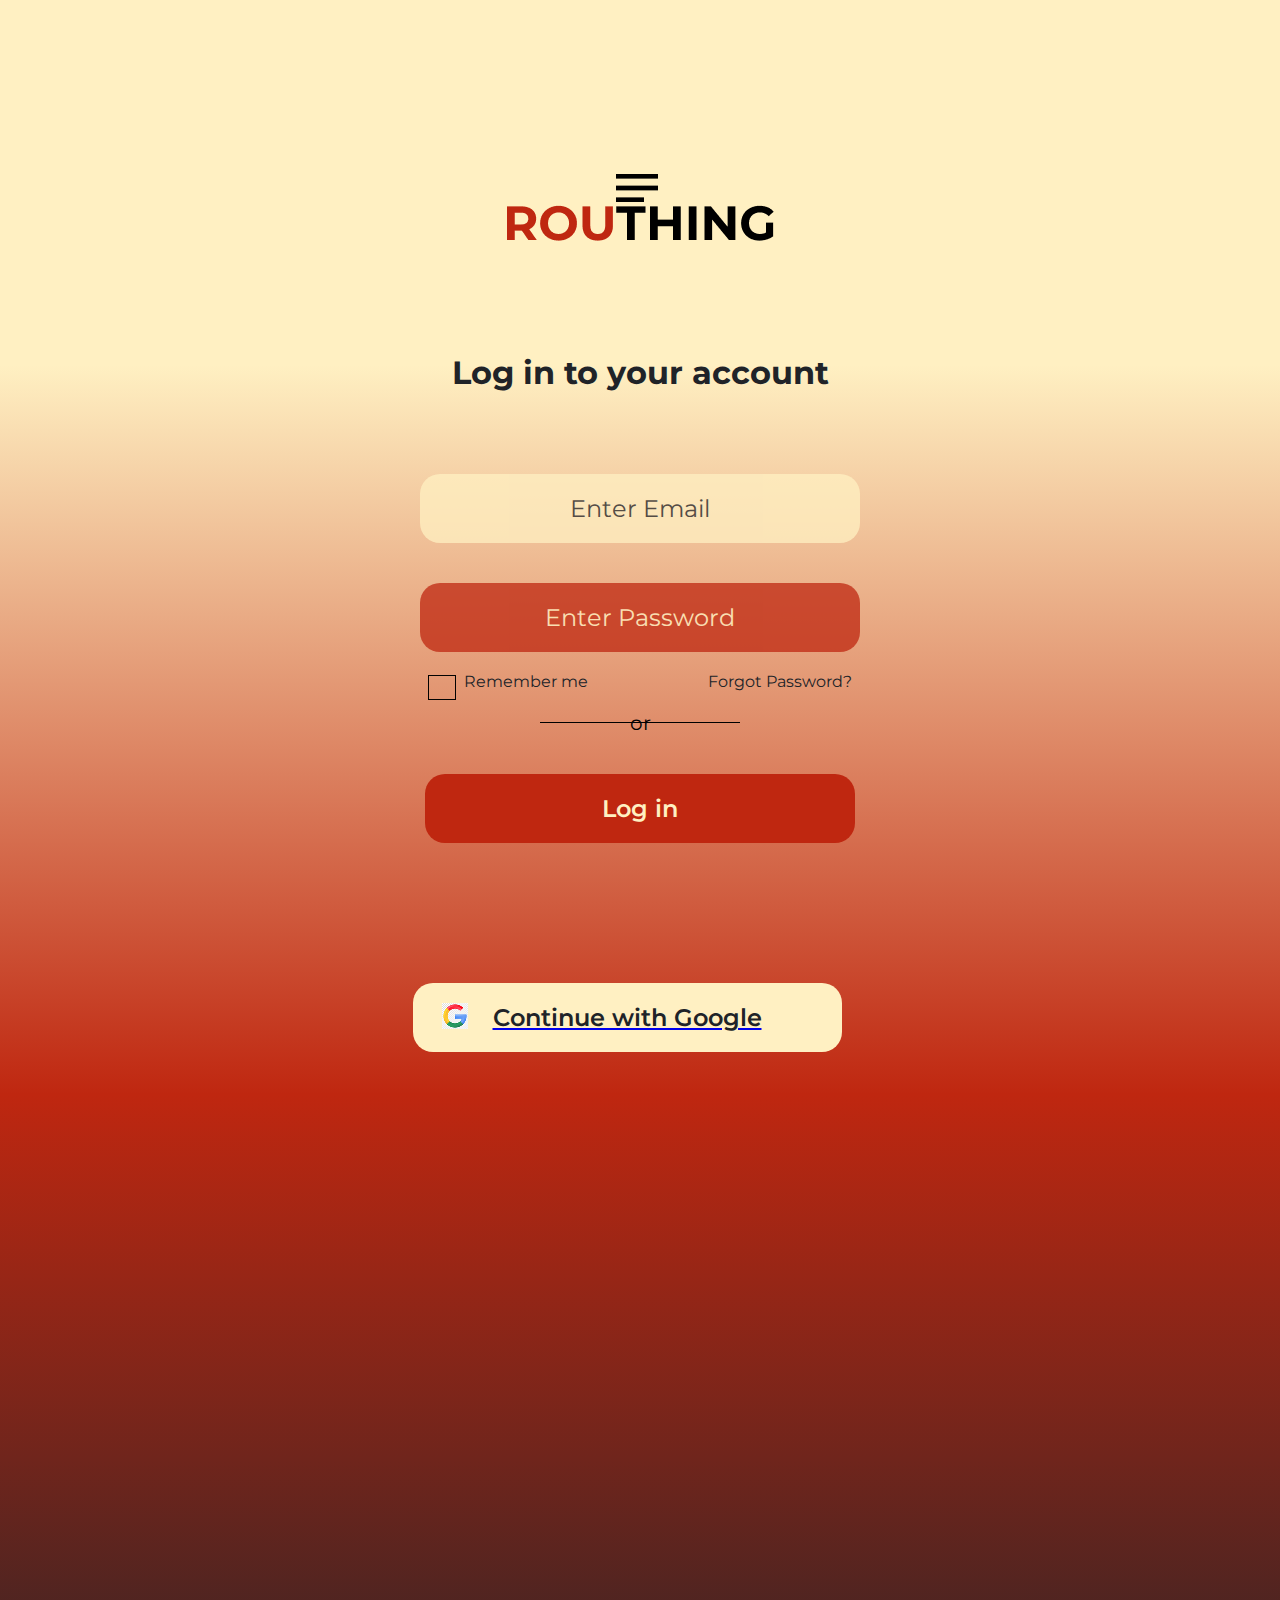
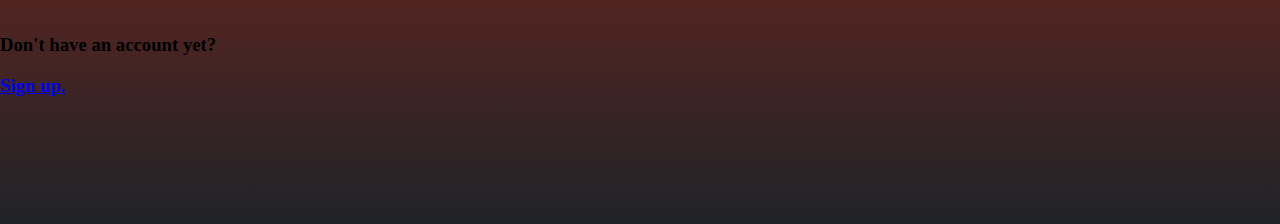
<file: index.html>
<!DOCTYPE html>
<html lang="en">
<head>
    <meta charset="UTF-8">
    <meta name="viewport" content="width=device-width, initial-scale=1.0">
    <title>Document</title>

    <link rel="preconnect" href="https://fonts.googleapis.com">
<link rel="preconnect" href="https://fonts.gstatic.com" crossorigin>
<link href="https://fonts.googleapis.com/css2?family=Inter:ital,opsz,wght@0,14..32,100..900;1,14..32,100..900&family=Montserrat:ital,wght@0,100..900;1,100..900&display=swap" rel="stylesheet">

    <link rel="stylesheet" href="./style.css">
</head>
<body>

    <div class="g3"><img src="./images/Group 3.png" alt=""></div>

        <div class="start">
        <h1>Log in to your account</h1>
    </div>
    <div class="grad"></div>

    <div class="container">
        <h2 class="enter">Enter Email</h2>
    </div>
    <div class="container2">
        <h2 class="pass">Enter Password</h2>
    </div>

    <div class="remember">
        <div class="rect"><img src="./images/Rectangle 2.png" alt=""> </div>
        <p>Remember me</p> 
        <p>Forgot Password?</p>
    </div>

    <div class="lines">
        <hr class="line1">
        <div class="or">
            <p>or</p>
        </div>
        <hr class="line2">
    </div>

    <div class="container3">
        <h2 class="log">Log in</h2>
    </div>

    <div class="sign">
        <h3>Don't have an account yet?</h3>
        <a href="signup.html">
            <h3>Sign up.</h3>
        </a>
    </div>

    

    

    <div class="container4">
        <a href="google.html">
            <h2 class="continue">Continue with Google</h2>
        </a>
        <div class="google"><img src="./images/gooogle logo 1.png" alt=""></div>
    </div>

    

</body>
</html>
</file>
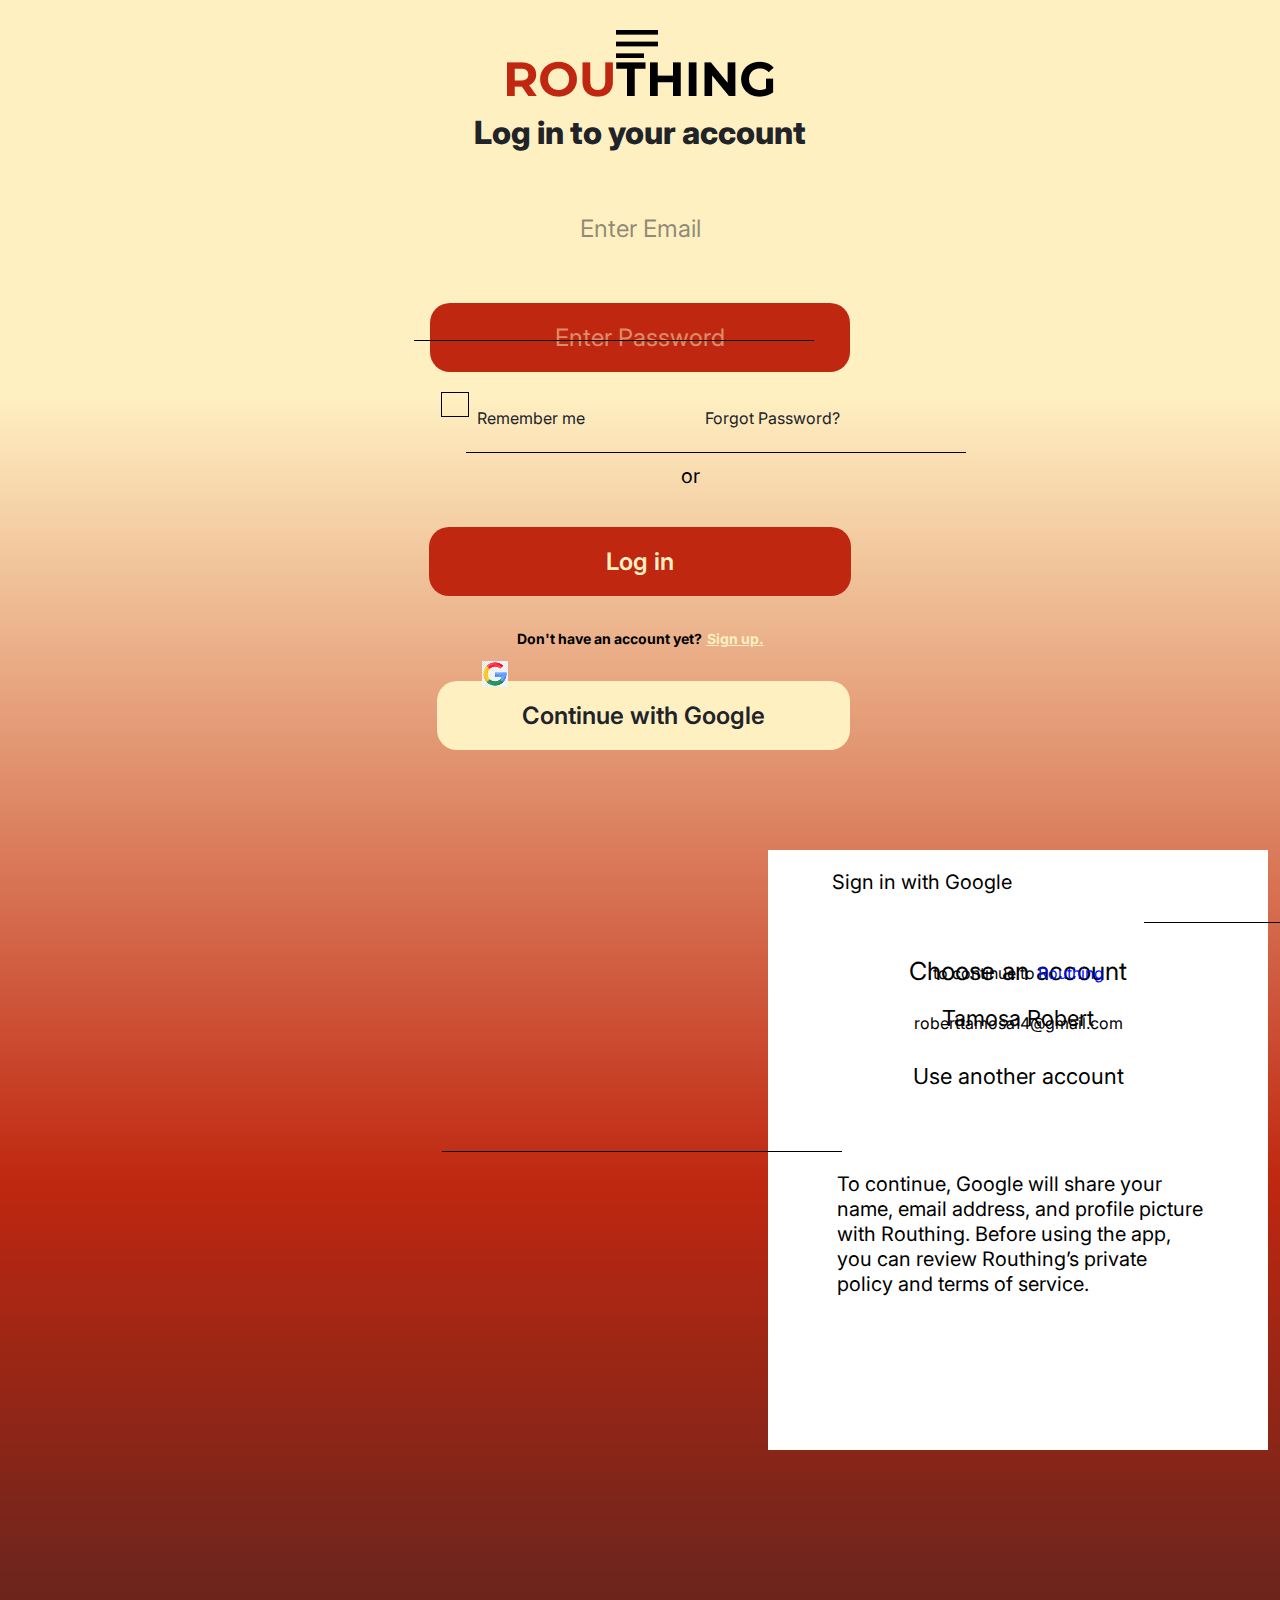
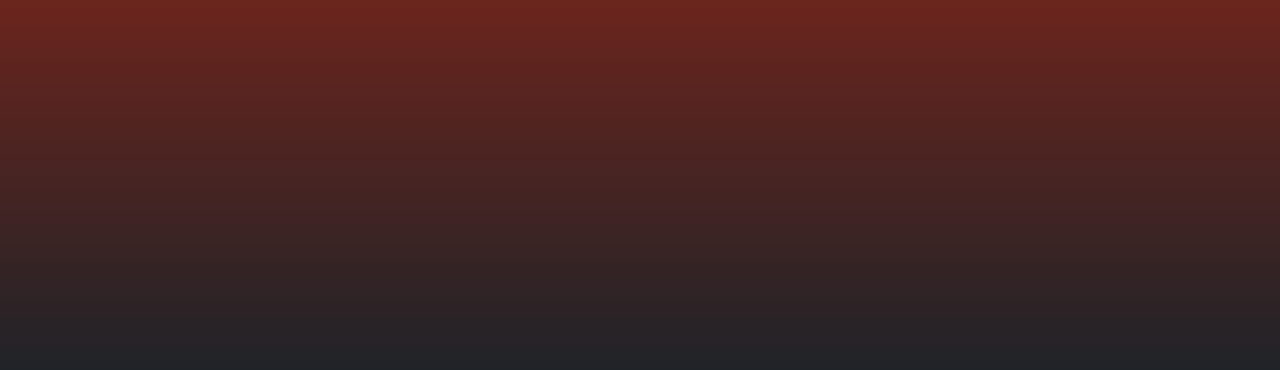
<file: google.html>
<!DOCTYPE html>
<html lang="en">
    <head>
        <meta charset="UTF-8">
        <meta name="viewport" content="width=device-width, initial-scale=1.0">
        <title>Document</title>

        <link rel="preconnect" href="https://fonts.googleapis.com">
        <link rel="preconnect" href="https://fonts.gstatic.com" crossorigin>
        <link
            href="https://fonts.googleapis.com/css2?family=Inter:ital,opsz,wght@0,14..32,100..900;1,14..32,100..900&family=Montserrat:ital,wght@0,100..900;1,100..900&display=swap"
            rel="stylesheet">

        <link rel="stylesheet" href="google.css">

    </head>
    <body>

        <div class="g3"><img src="./images/Group 3.png" alt></div>




        <div class="start">
        <h1>Log in to your account</h1>
    </div>

    <div class="container">
        <h2 class="enter">Enter Email</h2>
    </div>
    <div class="container2">
        <h2 class="pass">Enter Password</h2>
    </div>

    <div class="remember">
        <div class="rect"><img src="./images/Rectangle 2.png" alt=""> </div>
        <p>Remember me</p> 
        <p>Forgot Password?</p>
    </div>

    <div class="lines">
        <hr class="line1">
        <div class="or">
            <p>or</p>
        </div>
        <hr class="line2">
    </div>

    <div class="container3">
        <h2 class="log">Log in</h2>
    </div>

    <div class="sign">
        <h3>Don't have an account yet?</h3>
        <a href="signup.html">
            <h3>Sign up.</h3>
        </a>
    </div>

    

    

    <div class="container4">
        <a href="google.html">
            <h2 class="continue">Continue with Google</h2>
        </a>
        <div class="google"><img src="./images/gooogle logo 1.png" alt=""></div>
    </div>


        <div class="page">
            <div class="back">
                <div class="signin">
                    <p>Sign in with Google</p>
                </div>
                <hr class="line1">
                <div class="choose">
                    <p>Choose an account</p>
                </div>
                <div class="routhing">
                    <p>to continue to</p>
                    <div class="name">
                        <p> Routhing</p>
                    </div>
                </div>
                <div class="tamosa">
                    <p>Tamosa Robert</p>
                </div>
                <div class="gmail">
                    <p>roberttamosa14@gmail.com</p>
                </div>
                <div class="use">
                    <p>Use another account</p>
                </div>
                <hr class="line2">
                <p class="terms">To continue, Google will share your name,
                    email address, and profile picture
                    with Routhing. Before using the app,
                    you can review Routhing’s private policy
                    and terms of service.</p>
            </div>
        </div>

        <div class="grad"></div>

    </body>
</html>
</file>
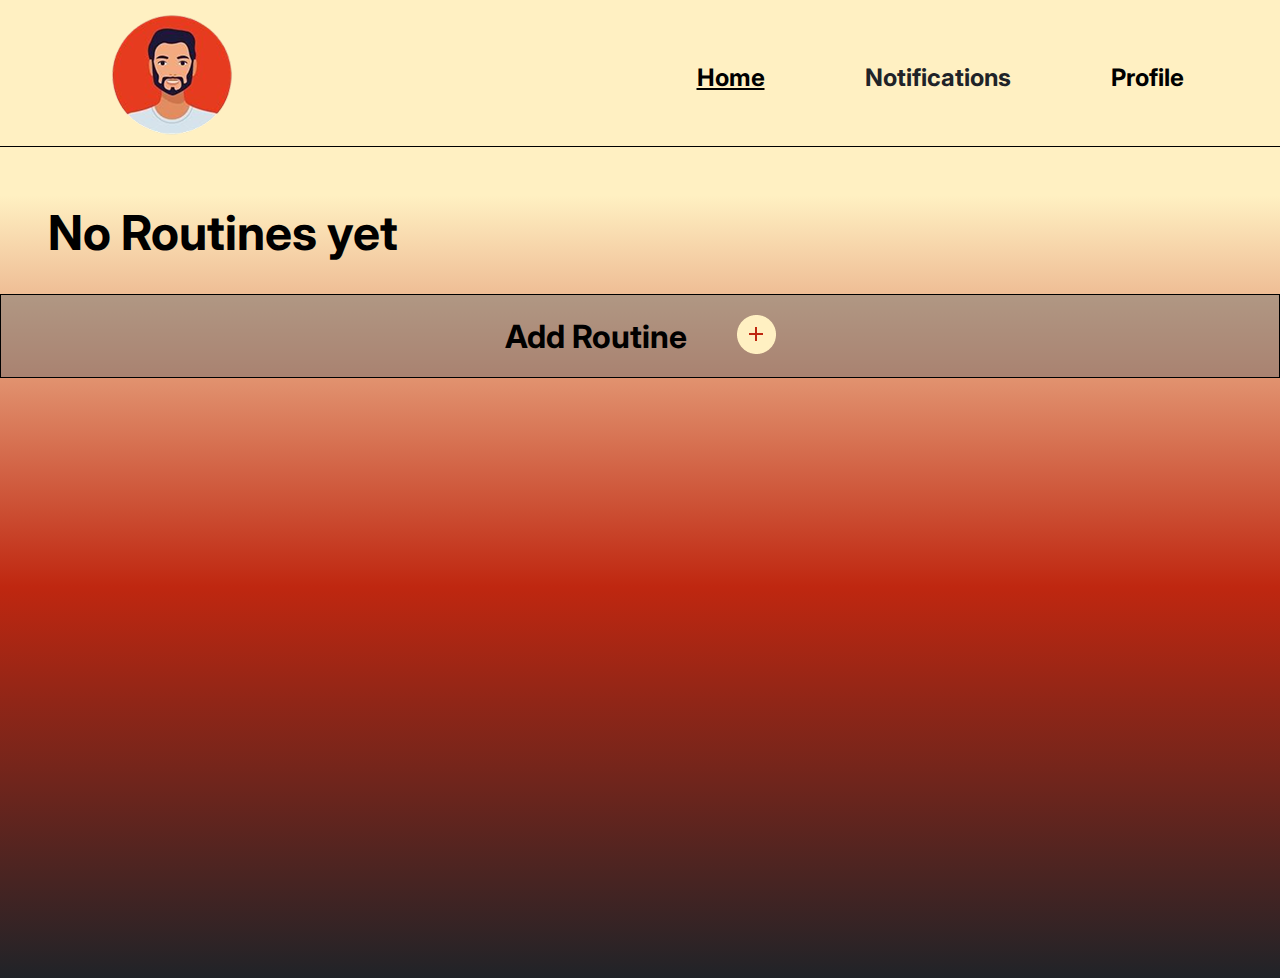
<file: home.html>
<!DOCTYPE html>
<html lang="en">
<head>
    <meta charset="UTF-8">
    <meta name="viewport" content="width=device-width, initial-scale=1.0">
    <title>Document</title>

    <link rel="preconnect" href="https://fonts.googleapis.com">
<link rel="preconnect" href="https://fonts.gstatic.com" crossorigin>
<link href="https://fonts.googleapis.com/css2?family=Inter:ital,opsz,wght@0,14..32,100..900;1,14..32,100..900&family=Montserrat:ital,wght@0,100..900;1,100..900&display=swap" rel="stylesheet">

    <link rel="stylesheet" href="home.css">

</head>
<body>
    <div class="header">
        <div class="profile"><img src="./images/profilepic-removebg-preview 1.png" alt=""></div>
        <div class="right-header">
            <h2>Home</h2>
            <a href="notif.html">
                <h2>Notifications</h2>
            </a>
            <h2>Profile</h2>
        </div>
    </div>

    <hr class="line1">

    <div class="no">
        <h1>No Routines yet</h1>
    </div>

    <div class="add">
        <h1>Add Routine</h1>
        <a href="notif.html"><img src="./images/Group 48.png" alt=""></a>
    </div>

    <div class="grad"></div>
    
</body>
</html>
</file>
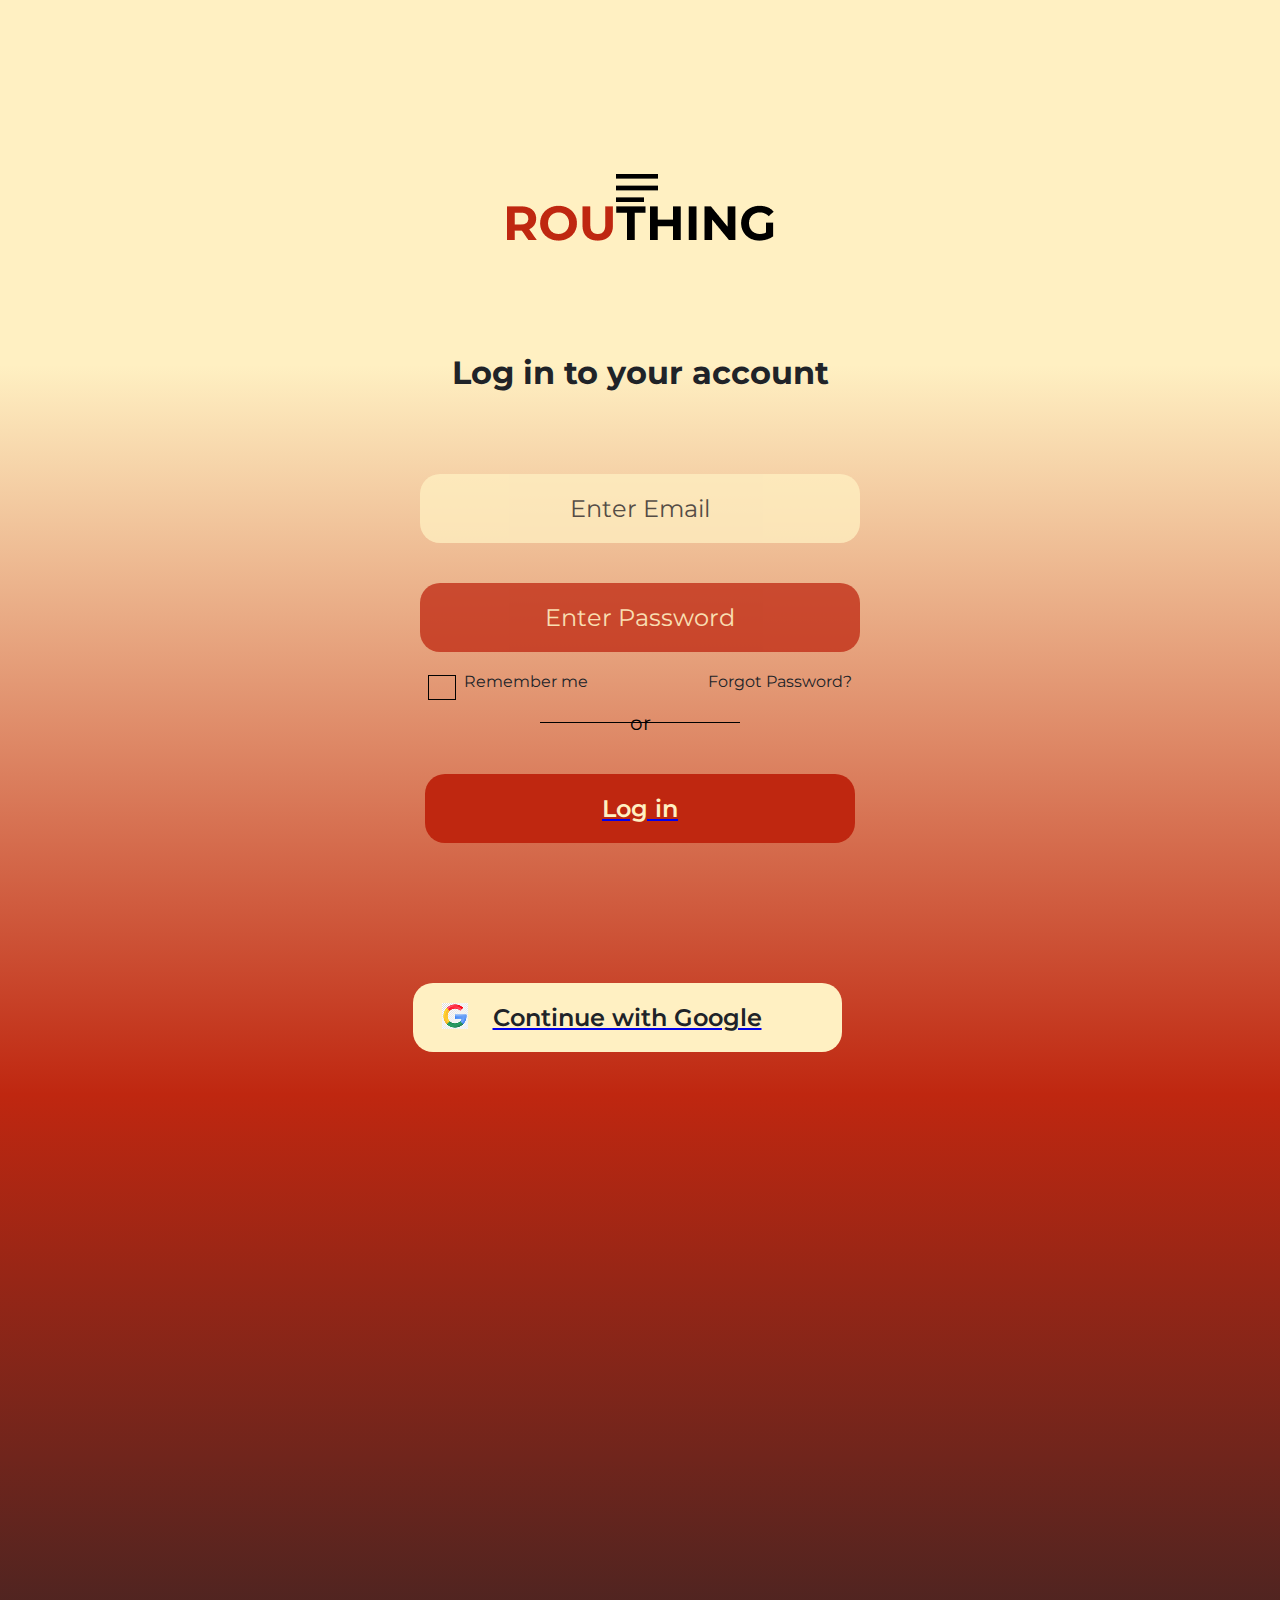
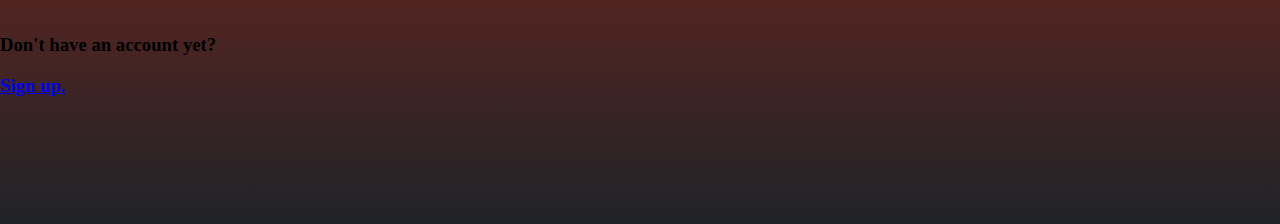
<file: login.html>
<!DOCTYPE html>
<html lang="en">
<head>
    <meta charset="UTF-8">
    <meta name="viewport" content="width=device-width, initial-scale=1.0">
    <title>Document</title>

    <link rel="preconnect" href="https://fonts.googleapis.com">
<link rel="preconnect" href="https://fonts.gstatic.com" crossorigin>
<link href="https://fonts.googleapis.com/css2?family=Inter:ital,opsz,wght@0,14..32,100..900;1,14..32,100..900&family=Montserrat:ital,wght@0,100..900;1,100..900&display=swap" rel="stylesheet">

    <link rel="stylesheet" href="./style.css">
</head>
<body>

    <div class="g3"><img src="./images/Group 3.png" alt=""></div>

        <div class="start">
        <h1>Log in to your account</h1>
    </div>
    <div class="grad"></div>

    <div class="container">
        <h2 class="enter">Enter Email</h2>
    </div>
    <div class="container2">
        <h2 class="pass">Enter Password</h2>
    </div>

    <div class="remember">
        <div class="rect"><img src="./images/Rectangle 2.png" alt=""> </div>
        <p>Remember me</p> 
        <p>Forgot Password?</p>
    </div>

    <div class="lines">
        <hr class="line1">
        <div class="or">
            <p>or</p>
        </div>
        <hr class="line2">
    </div>

    <div class="container3">
        <a href="home.html">
            <h2 class="log">Log in</h2>
        </a>
    </div>

    <div class="sign">
        <h3>Don't have an account yet?</h3>
        <a href="signup.html">
            <h3>Sign up.</h3>
        </a>
    </div>


    <div class="container4">
        <a href="google.html">
            <h2 class="continue">Continue with Google</h2>
        </a>
        <div class="google"><img src="./images/gooogle logo 1.png" alt=""></div>
    </div>

    

</body>
</html>
</file>
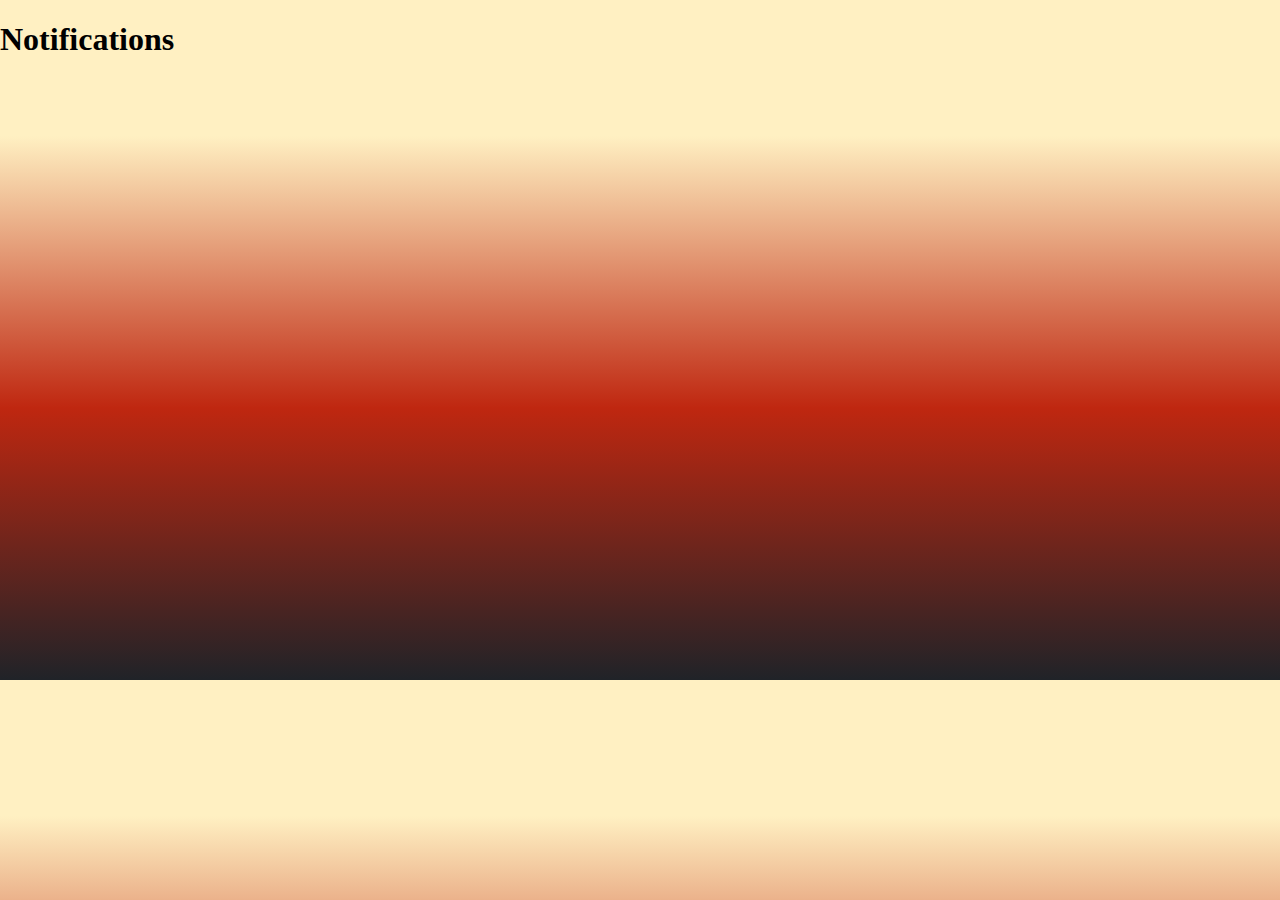
<file: notif.html>
<!DOCTYPE html>
<html lang="en">
    <head>
        <meta charset="UTF-8">
        <meta name="viewport" content="width=device-width, initial-scale=1.0">
        <title>Document</title>

        <link rel="preconnect" href="https://fonts.googleapis.com">
        <link rel="preconnect" href="https://fonts.gstatic.com" crossorigin>
        <link
            href="https://fonts.googleapis.com/css2?family=Inter:ital,opsz,wght@0,14..32,100..900;1,14..32,100..900&family=Montserrat:ital,wght@0,100..900;1,100..900&display=swap"
            rel="stylesheet">

        <link rel="stylesheet" href="notif.css">

    </head>
    <body>

    <h1>Notifications</h1>

    <div class="grad"></div>

    </body>
</html>
</file>
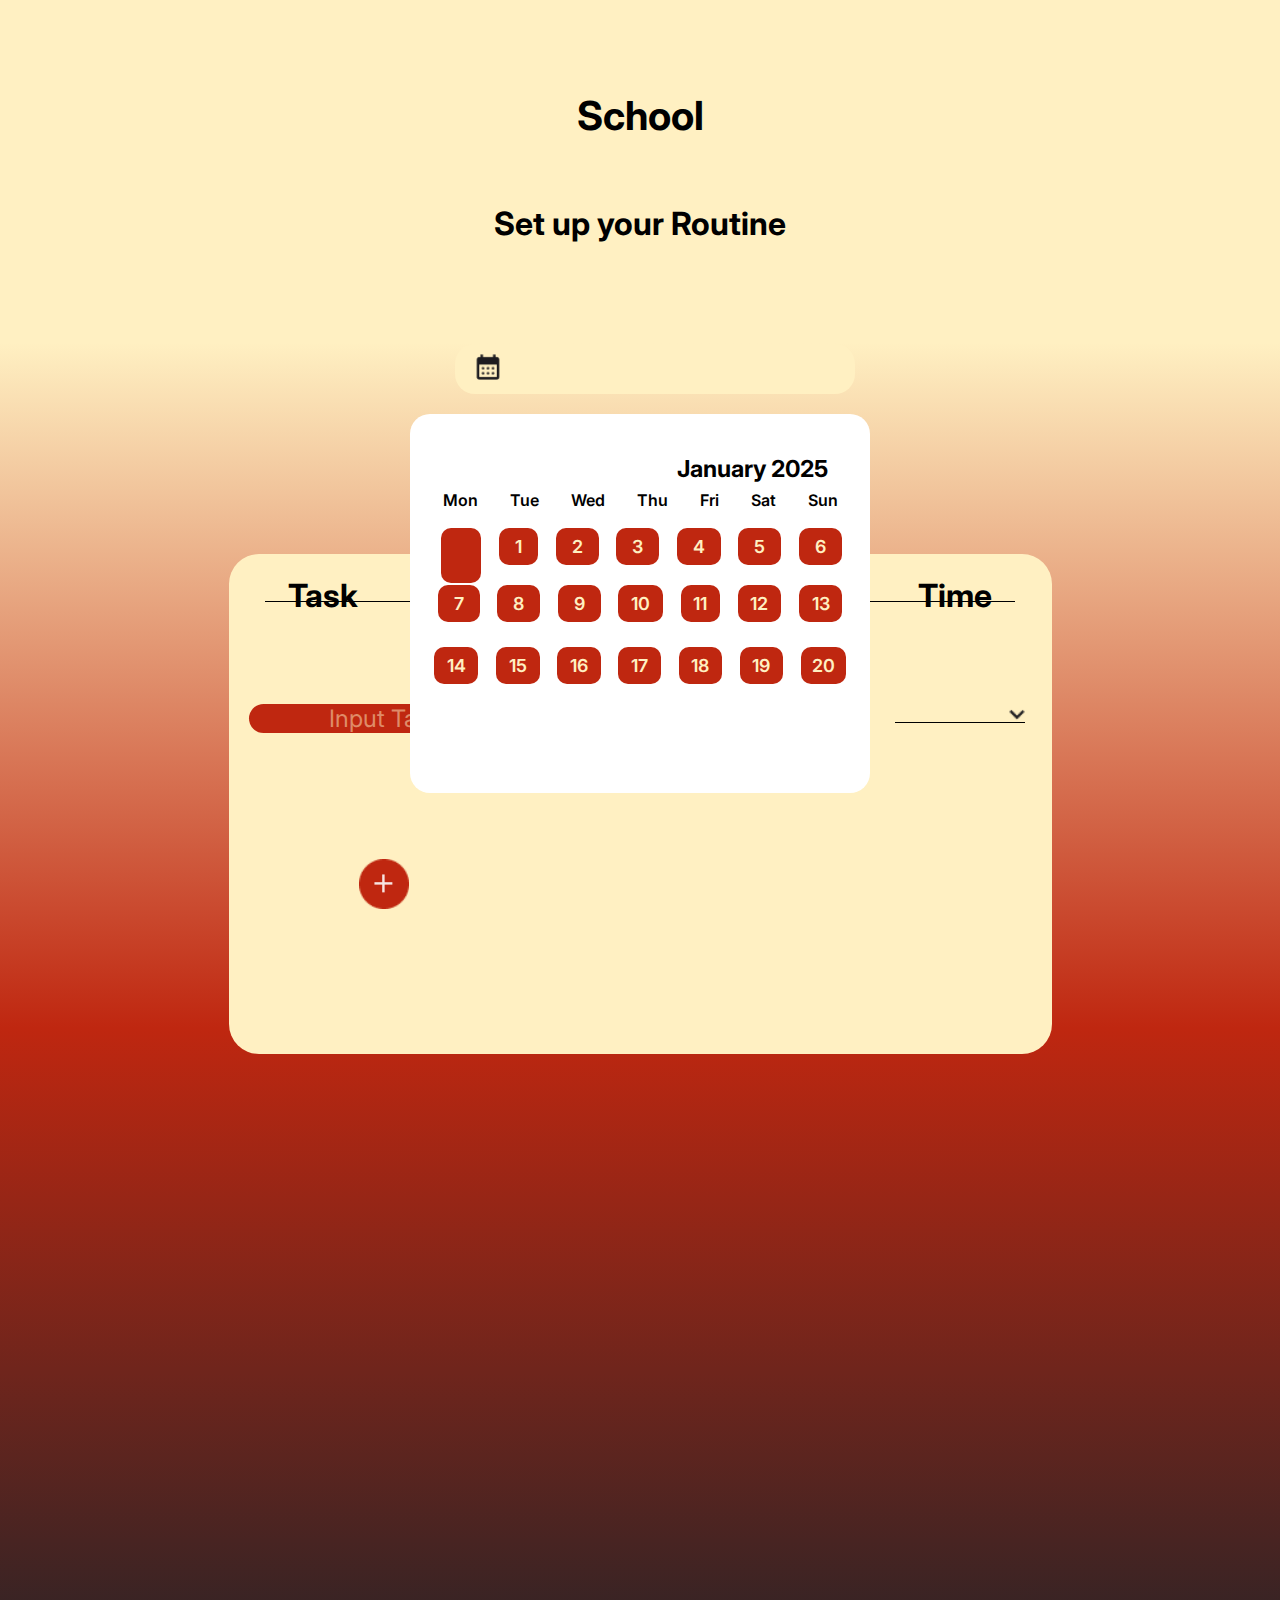
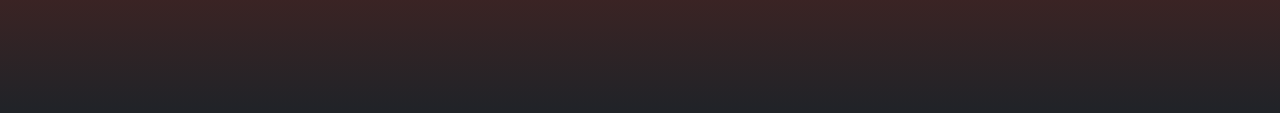
<file: scalendar.html>
<!DOCTYPE html>
<html lang="en">
    <head>
        <meta charset="UTF-8">
        <meta name="viewport" content="width=device-width, initial-scale=1.0">
        <title>Document</title>

        <link rel="preconnect" href="https://fonts.googleapis.com">
        <link rel="preconnect" href="https://fonts.gstatic.com" crossorigin>
        <link
            href="https://fonts.googleapis.com/css2?family=Inter:ital,opsz,wght@0,14..32,100..900;1,14..32,100..900&family=Montserrat:ital,wght@0,100..900;1,100..900&display=swap"
            rel="stylesheet">

        <link rel="stylesheet" href="scalendar.css">    

    </head>
    <body>

        <div class="header">
            <h1>School</h1>
        </div>

        <div class="set">
            <h1>Set up your Routine</h1>
        </div>

        <div class="calendar">
            <img src="./images/Group 24.png" alt>
            <div class="rect"></div>
        </div>

        <div class="routine">
            <div class="container">
                <div class="top">
                    <h1>Task</h1>
                    <h1>Time</h1>
                </div>
                <div class="task">
                    <h2>Input Task</h2>
                    <img src="./images/stat_minus_1.png" alt="">
                </div>
                <hr class="line">
                <hr class="line2">
                <div class="plus"><img src="./images/Group 49.png" alt=""></div>
            </div>
        </div>

        <div class="movecalendar">
            <div class="calendarbox">
                <div class="month">
                    <h3>January 2025</h3>
                </div>
                <div class="days">
                    <p>Mon</p>
                    <p>Tue</p>
                    <p>Wed</p>
                    <p>Thu</p>
                    <p>Fri</p>
                    <p>Sat</p>
                    <p>Sun</p>
                </div>
                <div class="onetosix">
                    <div class="rect2"></div>
                    <p>1</p>
                    <p>2</p>
                    <p>3</p>
                    <p>4</p>
                    <p>5</p>
                    <p>6</p>
                </div>
                <div class="seventothirteen">
                    <p>7</p>
                    <p>8</p>
                    <p>9</p>
                    <p>10</p>
                    <p>11</p>
                    <p>12</p>
                    <p>13</p>
                </div>
                <div class="fourteentotwenty">
                    <p>14</p>
                    <p>15</p>
                    <p>16</p>
                    <p>17</p>
                    <p>18</p>
                    <p>19</p>
                    <p>20</p>
                </div>
            </div>
        </div>
        

        <div class="grad"></div>

    </body>
</html>
</file>
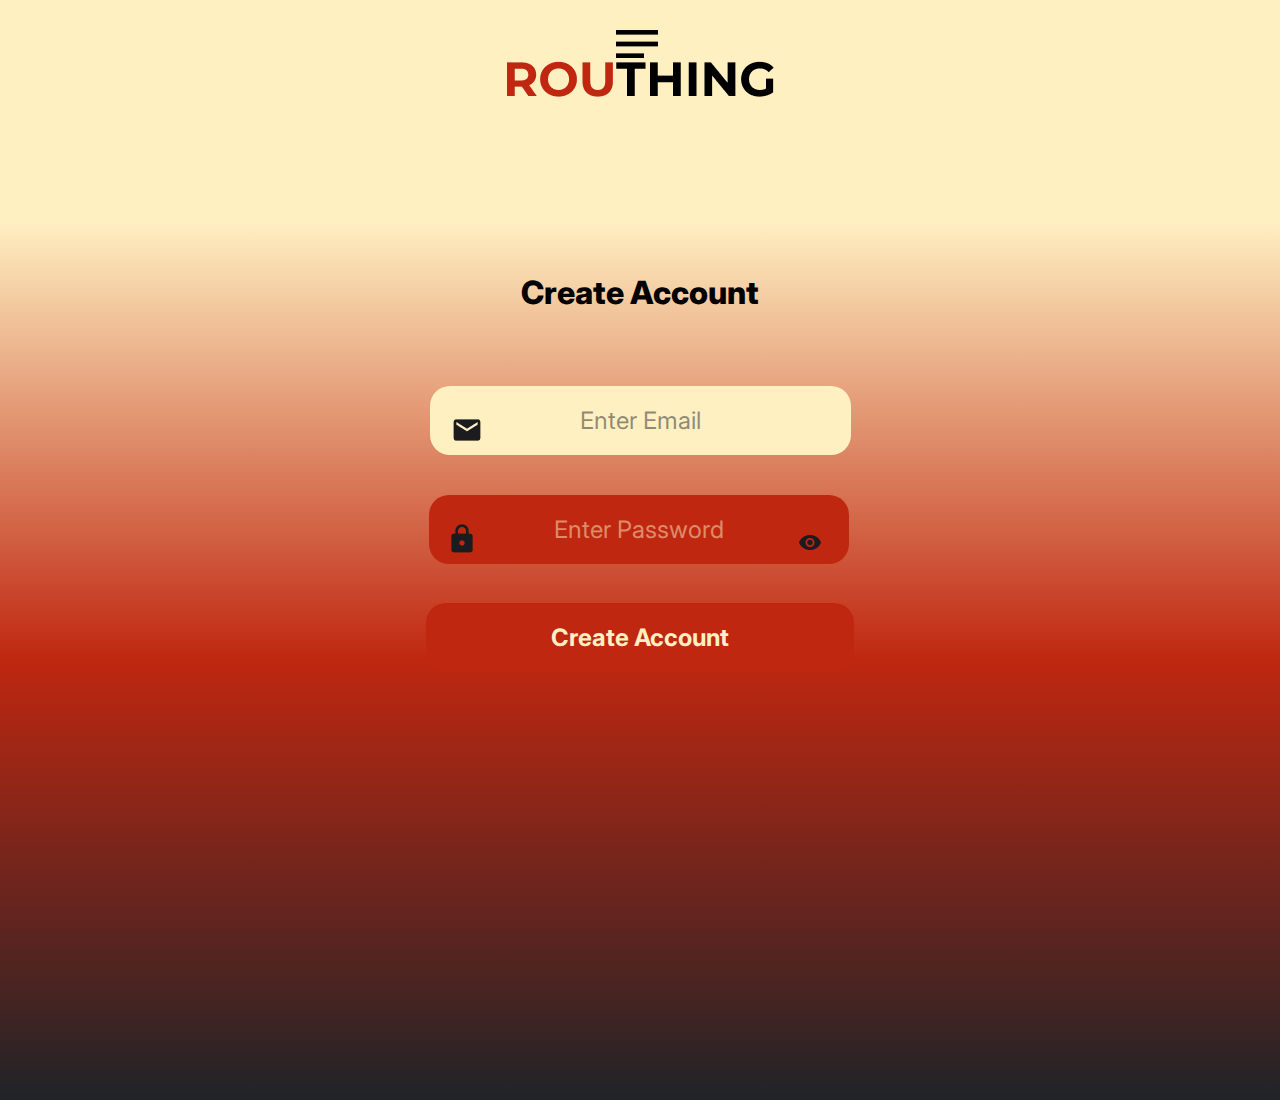
<file: signup.html>
<!DOCTYPE html>
<html lang="en">
<head>
    <meta charset="UTF-8">
    <meta name="viewport" content="width=device-width, initial-scale=1.0">
    <title>Document</title>

    <link rel="preconnect" href="https://fonts.googleapis.com">
<link rel="preconnect" href="https://fonts.gstatic.com" crossorigin>
<link href="https://fonts.googleapis.com/css2?family=Inter:ital,opsz,wght@0,14..32,100..900;1,14..32,100..900&family=Montserrat:ital,wght@0,100..900;1,100..900&display=swap" rel="stylesheet">

<link rel="stylesheet" href="signup.css">

</head>
<body>
    <div class="g3"><img src="./images/Group 3.png" alt=""></div>

    <div class="create">
        <h1>Create Account</h1>
    </div>

    <div class="container">
        <h2 class="enter">Enter Email</h2>
        <div class="mail"><img src="./images/mail.png" alt=""></div>
    </div>
    <div class="container2">
        <h2 class="pass">Enter Password</h2>
        <div class="lock"><img src="./images/lock.png" alt=""></div>
        <div class="visi"><img src="./images/visibility.png" alt=""></div>
    </div>

    <div class="container3">
        <h2 class="log">Create Account</h2>
    </div>



    <div class="grad"></div>


</body>
</html>
</file>
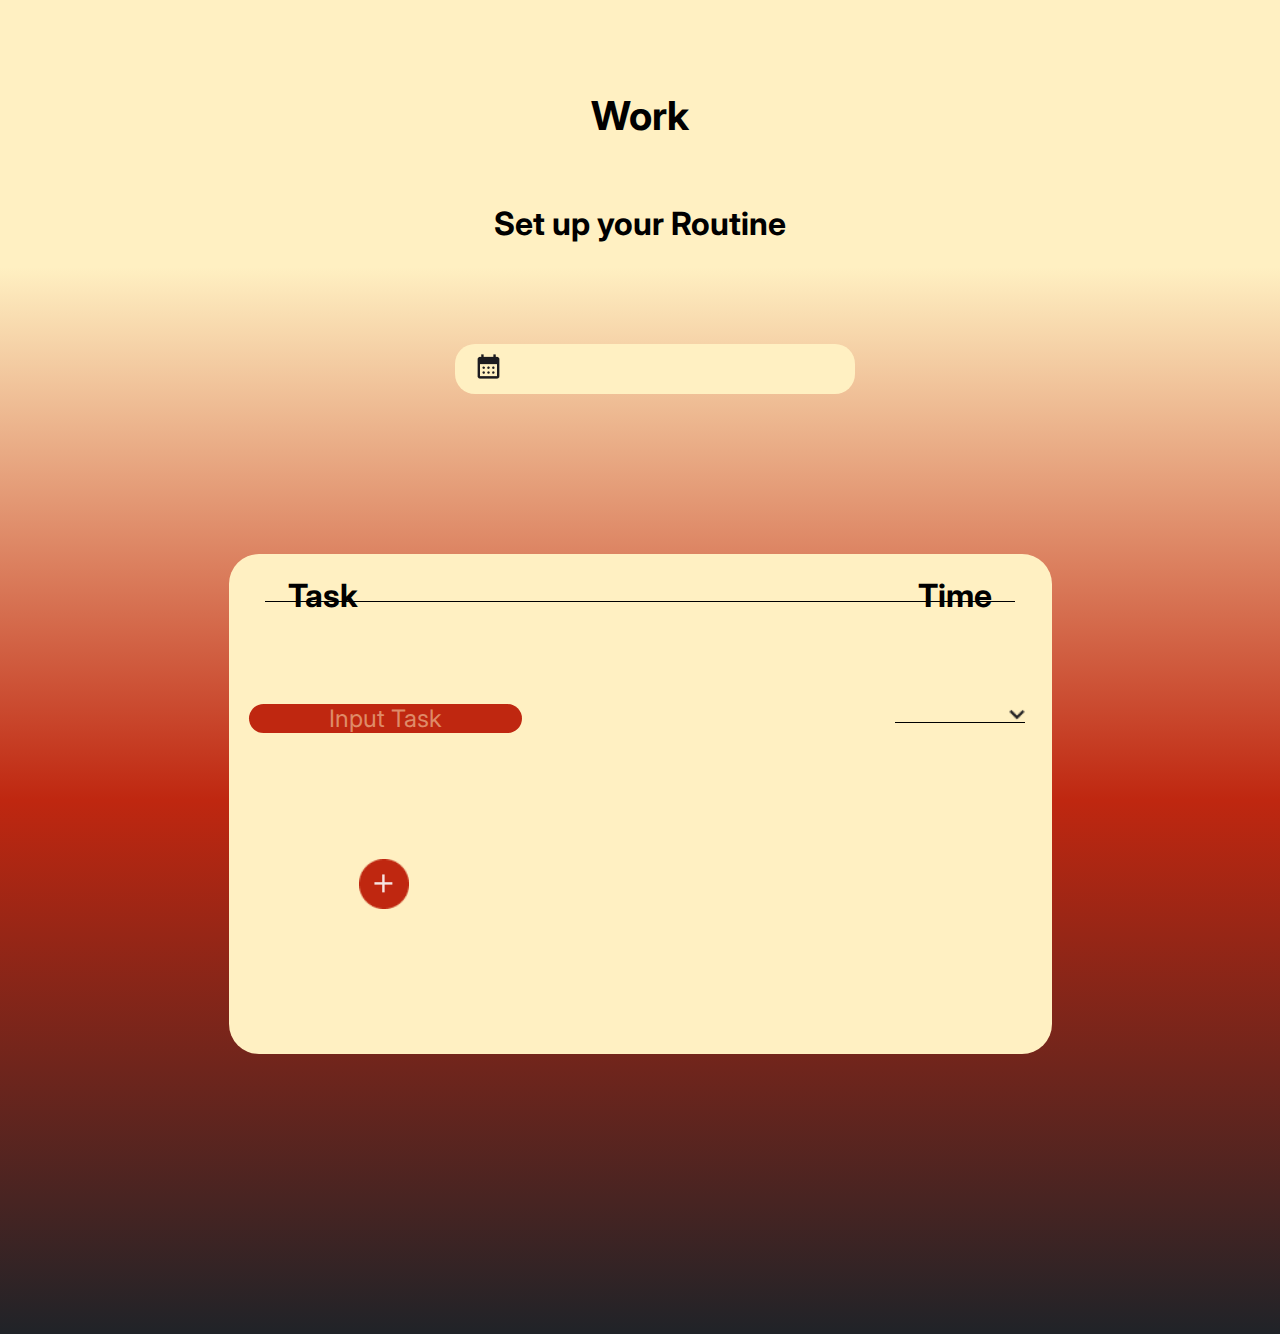
<file: workroutine.html>
<!DOCTYPE html>
<html lang="en">
    <head>
        <meta charset="UTF-8">
        <meta name="viewport" content="width=device-width, initial-scale=1.0">
        <title>Document</title>

        <link rel="preconnect" href="https://fonts.googleapis.com">
        <link rel="preconnect" href="https://fonts.gstatic.com" crossorigin>
        <link
            href="https://fonts.googleapis.com/css2?family=Inter:ital,opsz,wght@0,14..32,100..900;1,14..32,100..900&family=Montserrat:ital,wght@0,100..900;1,100..900&display=swap"
            rel="stylesheet">

        <link rel="stylesheet" href="workroutine.css">

    </head>
    <body>

        <div class="header">
            <h1>Work</h1>
        </div>

        <div class="set">
            <h1>Set up your Routine</h1>
        </div>

        <div class="calendar">
            <a href="scalendar.html"><img src="./images/Group 24.png" alt></a>
            <div class="rect"></div>
        </div>

        <div class="routine">
            <div class="container">
                <div class="top">
                    <h1>Task</h1>
                    <h1>Time</h1>
                </div>
                <div class="task">
                    <h2>Input Task</h2>
                    <img src="./images/stat_minus_1.png" alt="">
                </div>
                <hr class="line">
                <hr class="line2">
                <div class="plus"><img src="./images/Group 49.png" alt=""></div>
            </div>
        </div>

        <div class="grad"></div>

    </body>
</html>
</file>
<file: style.css>
body {
  margin: 0;
  padding: 0;
  background-image: linear-gradient(to bottom, #fff0c2 20%, #bf2710, #202328 );
}
.g3{
    display: flex;
    justify-content: center;
    position: relative;
    top: 10rem;
}
.grad {
  height: 1000px;
}
.start {
    font-family: Montserrat;
    position: relative;
    top: 15rem;
    display: flex;
    justify-content: center;
    color: #202328;
    font-weight: 32;
}
.container {
  display: flex;
  justify-content: center;
}
.enter {
  background-color: #FFF0C2;
  padding: 20px 150px;
  border-radius: 20px;
  color: #202328;
  opacity: 75%;
  font-weight: 400;
  position: relative;
  bottom: 45rem;
  font-family: Montserrat;
}
.container2 {
  display: flex;
  justify-content: center;  
}
.pass {
  background-color: #BF2710;
  padding: 20px 125px;
  border-radius: 20px;
  color: #FFF0C2;
  font-weight: 400;
  opacity: 75%;
  position: relative;
  bottom: 45rem;
  font-family: Montserrat;
}
.remember {
  font-weight: normal;
  font-size: 16px;
  display: flex;
  justify-content: center;
  gap: 120px;
  font-family: Montserrat;
  color: #202328 ;
  position: relative;
  bottom: 46rem;
  right: 3.5rem;
}
.rect {
  position: relative;
  top: 1.2rem;
  left: 7rem;
}
.lines {
  display: flex;
  align-items: center;
  gap: 5px;
  position: relative;
  bottom: 47rem;
}
.line1 {
  position: relative;
  left: 20rem;
  height: 1px;
  width: 185px;
  background-color: black;
  border: none;
}
.container3 {
  display: flex;
  justify-content: center;  
}
.log {
  background-color: #BF2710;
  padding: 20px 177px;
  border-radius: 20px;
  color: #FFF0C2;
  font-weight: 600;
  position: relative;
  bottom: 47rem;
  font-family: Montserrat;
}
.line2 {
  position: relative;
  right: 20rem;
  height: 1px;
  width: 185px;
  background-color: black;
  border: none;
}
.or {
  position: relative;
  font-family: Montserrat;
  font-size: 20px;
}
.container4 {
  display: flex;
  justify-content: center;  
}
.continue {
  background-color: #FFF0C2;
  padding: 20px 80px;
  border-radius: 20px;
  color: #202328;
  font-weight: 600;
  position: relative;
  bottom: 47rem;
  font-family: Montserrat;
}
.google {
  position: relative;
  bottom: 44.5rem;
  right: 25rem;
}
</file>
<file: google.css>
body {
    padding: 0;
    margin: 0;
    background-image: linear-gradient(to bottom, #fff0c2 20%, #bf2710, #202328 );
}
.grad {
    height: 600px;
}
.g3 {
    display: flex;
    justify-content: center;
    position: relative;
    top: 1rem;
}
.start >h1 {
  font-weight: 800;
}
.start {
    font-family: Inter;
    position: relative;
    
    display: flex;
    justify-content: center;
    color: #202328;
}
.container >h2 {
    color: rgba( 32, 35, 40, 0.5);
}
.container {
  display: flex;
  justify-content: center;
}
.enter {
  background-color: #FFF0C2;
  padding: 20px 150px;
  border-radius: 20px;
  color: #202328;
  font-weight: 400;
  position: relative;
  
  font-family: Inter;
}
.container2 >h2 {
    color: rgba( 255, 240, 194, 0.5);
}
.container2 {
  display: flex;
  justify-content: center;  
}
.pass {
  background-color: #BF2710;
  padding: 20px 125px;
  border-radius: 20px;
  color: #FFF0C2;
  font-weight: 400;
  position: relative;
  
  font-family: Inter;
}
.remember {
  font-weight: normal;
  font-size: 16px;
  display: flex;
  justify-content: center;
  gap: 120px;
  font-family: Inter;
  color: #202328 ;
  position: relative;
  ;
  right: 3.5rem;
}
.rect {
  position: relative;
  
  left: 7rem;
}
.lines {
  position: relative;
  display: flex;
  justify-content: center;
}
.line1 {
  position: relative;
  left: 23.5rem;
  height: 1px;
  width: 170px;
  background-color: black;
  border: none;
}
.container3 {
  display: flex;
  justify-content: center;  
}
.log {
  background-color: #BF2710;
  padding: 20px 177px;
  border-radius: 20px;
  color: #FFF0C2;
  font-weight: 600;
  position: relative;
  font-family: Inter;
}
.line2 {
  position: relative;
  right: 23.5rem;
  height: 1px;
  width: 170px;
  background-color: black;
  border: none;
}
.or {
  position: relative;
  font-family: Inter;
  font-size: 20px;
}
.container4 {
  display: flex;
  justify-content: center;  
}
.continue {
  background-color: #FFF0C2;
  padding: 20px 85px;
  border-radius: 20px;
  color: #202328;
  font-weight: 600;
  position: relative;
  left: 1rem;
  font-family: Inter;
}
.container4 > a {
  text-decoration: none;
}
.google {
  position: relative;
  
  right: 22rem;
}
.sign {
  display: flex;
  justify-content: center;
  gap: 5px;
  font-family: Inter;
  font-size: 12px;
  position: relative;
}
.sign > a{
  color: #FFF0C2;
}
.signin {
    display: flex;
    font-family: Inter;
    font-size: 20px;
    font-weight: 400;
    position: relative;
    left: 4rem;
}
.line1 {
    width: 500px;
}
.choose {
    display: flex;
    justify-content: center;
    font-family: Inter;
    font-size: 25px;
    font-weight: 400;
}
.routhing {
    font-family: Inter;
    display: flex;
    justify-content: center;
    font-size: 16px;
    font-weight: 400;
    position: relative;
    bottom: 4rem;
}
.name {
    color: #000DFF;
    margin-left: 3px;
}
.tamosa{
    font-family: Inter;
    font-size: 22px;
    display: flex;
    justify-content: center;
    position: relative;
    bottom: 5rem;
}
.gmail {
    display: flex;
    justify-content: center;
    font-family: Inter;
    font-size: 16px;
    position: relative;
    bottom: 8.5rem;
}
.use{
    display: flex;
    justify-content: center;
    font-family: Inter;
    font-size: 22px;
    position: relative;
    bottom: 9rem;
}
.line2 {
    width: 400px;
    position: relative;
    bottom: 7rem;
}
.terms {
    display: flex;
    justify-content: center;
    font-family: Inter;
    font-size: 20px;
    line-height: 25px;
    position: relative;
    bottom: 7rem;
    left: 4.3rem;
    width: 370px;
    
}
.back {
    background-color: white;
    width: 500px;
    height: 600px;
    position: relative;
    left: 48rem;
    top: 5rem;
}
.page {
    display: flex;
}
</file>
<file: home.css>
body {
    padding: 0;
    margin: 0;
    background-image: linear-gradient(to bottom, #fff0c2 20%, #bf2710, #202328 );
}
.grad {
    height: 600px;
}
.header {
    display: flex;
    font-family: Inter;
    justify-content: center;
    align-items: center;
    gap: 450px;
}
.profile {
    
}
.right-header{
    display: flex;
    justify-content: center;
    gap: 100px;
}
.right-header > h2:first-child {
        text-decoration: underline;
}
.right-header > a {
    color: #202328;
    text-decoration: none;
}
.line1 {
    position: relative;
    bottom: 1rem;
    background-color: black;
    border: none;
    height: 1px;
}
.no {
    display: flex;
    justify-content: left;
    position: relative;
    left: 3rem;
    font-family: Inter;
    font-size: 24px;
}
.add {
    display: flex;
    justify-content: center;
    align-items: center;
    gap: 50px;
    font-family: Inter;
    background: rgba(114, 114, 114, 50%);
    border: 1px solid black;
}
.add > img {
    height: 50px;
}
</file>
<file: notif.css>
body {
    padding: 0;
    margin: 0;
    background-image: linear-gradient(to bottom, #fff0c2 20%, #bf2710, #202328 );
}
.grad {
    height: 600px;
}
</file>
<file: scalendar.css>
body {
  margin: 0;
  padding: 0;
  background-image: linear-gradient(to bottom, #fff0c2 20%, #bf2710, #202328 );
}
.grad {
  height: 600px;
}
.header {
    font-family: Inter;
    display: flex;
    justify-content: center;
    position: relative;
    top: 4rem;
    font-size: 20px;
}
.set {
    font-family: Inter;
    display: flex;
    justify-content: center;
    position: relative;
    top: 5rem;
}
.calendar {
    display: flex;
    justify-content: center;
    position: relative;
    top: 10rem;
}
.rect {
    width: 400px;
    height: 50px;
    background:#fff0c2;
    border-radius: 20px;
}
.calendar > img{
    height: 30px;
    position:relative;
    left: 3rem;
    top: 8px;
}
.top {
    display: flex;
    justify-content: center;
    gap: 35rem;
    font-family: Inter;
}
.task {
    display: flex;
    justify-content: center;
    gap: 30rem;
    font-family: Inter;
    position: relative;
    top: 3rem;
}
.task > h2 {
    font-weight: 400;
    background: #bf2710;
    padding: 0 80px;
    border-radius: 30px;
    color: rgba(255, 240, 194, 50%);
}
.task >img {
    display: flex;
    height: 30px;
    position: relative;
    top: 1rem;
}
.line {
    display: flex;
    background-color: black;
    border: none;
    height: 1px;
    width: 750px;
    position: relative;
    bottom: 7rem;
}
.line2 {
    display: flex;
    width: 130px;
    background-color: black;
    border: none;
    height: 1px;
    position: relative;
    left: 20rem;

}
.plus{
    display: flex;
    justify-content: center;
    height: 50px;
    position: relative;
    top: 8rem;
    right: 16rem;
}
.container {
    background: #fff0c2;
    height: 500px;
    padding: 0 20px;
    border-radius: 30px;
}
.routine {
    display: flex;
    justify-content: center;
    position: relative;
    top: 20rem;
    font-family: Inter;
}
.rect2 {
    background-color: #bf2710;
    width: 40px;
    height: 55px;
    border-radius: 10px;
    position: relative;
    top: 1.1rem;
}
.month {
    display: flex;
    justify-content: center;
    font-family: Inter;
    position: relative;
    left: 7rem;
    font-size: 20px;
}
.days {
    display: flex;
    justify-content: center;
    font-family: Inter;
    font-weight: 600;
    position: relative;
    gap: 2rem;
    bottom: 2rem;
}
.onetosix {
    display: flex;
    justify-content: center;
    font-family: Inter;
    color: #fff0c2;
    font-weight: 600;
    font-size: 18px;
    position: relative;
    bottom: 3rem;
    left: 0.1rem;
    gap: 1.1rem;
}
.onetosix >p {
    background-color: #bf2710;
    padding: 0.5rem 16px;
    border-radius: 10px;
}
.seventothirteen {
    display: flex;
    justify-content: center;
    font-family: Inter;
    color: #fff0c2;
    font-weight: 600;
    font-size: 18px;
    position: relative;
    bottom: 4rem;
    gap: 1.1rem;
}
.seventothirteen >p:nth-child(4) {
padding: 0.5rem 0.8rem;;
}
.seventothirteen >p:nth-child(5) {
    padding: 0.5rem 0.8rem;;

}
.seventothirteen >p:nth-child(6) {
    padding: 0.5rem 0.8rem;;

}
.seventothirteen >p:nth-child(7) {
    padding: 0.5rem 0.8rem;;

}
.seventothirteen >p {
    background-color: #bf2710;
    padding: 0.5rem 1rem;
    border-radius: 10px;
}
.fourteentotwenty {
    display: flex;
    justify-content: center;
    font-family: Inter;
    color: #fff0c2;
    font-weight: 600;
    font-size: 18px;
    position: relative;
    bottom: 4.7rem;
    gap: 1.1rem;
}
.fourteentotwenty >p {
    background-color: #bf2710;
    padding: 0.5rem 0.8rem;
    border-radius: 10px;
}
.fourteentotwenty >p:nth-child(7) {
    padding: 0.5rem 0.7rem;
}
.calendarbox {
    background: white;
    position: relative;
    padding: 1rem 1.5rem;
    border-radius: 20px;
}
.movecalendar {
    display: flex;
    justify-content: center;
    position: relative;
    bottom: 20rem;
}
</file>
<file: signup.css>
body {
    padding: 0;
    margin: 0;
    background-image: linear-gradient(to bottom, #fff0c2 20%, #bf2710, #202328 );
}
.g3{
    display: flex;
    justify-content: center;
    position: relative;
    top: 1rem;
}
.grad {
    height: 600px;
}
.create {
    font-family: Inter;
    display: flex;
    justify-content: center;
    position: relative;
    top: 10rem;
}
.create >h1 {
    font-weight: 800;
}
.container {
  display: flex;
  justify-content: center;
}
.container >h2 {
    color: rgba( 32, 35, 40, 0.5);
}
.enter {
  background-color: #FFF0C2;
  padding: 20px 150px;
  border-radius: 20px;
  color: #202328;
  font-weight: 400;
  position: relative;
  top: 12rem;
  left: 1rem;
  font-family: Inter;
}
.mail {
    position: relative;
    top: 15rem;
    right: 24rem;
}
.container2 >h2 {
    color: rgba( 255, 240, 194, 0.5);
}
.container2 {
  display: flex;
  justify-content: center;  
}
.lock {
    position: relative;
    right: 23.5rem;
    top: 15rem;
}
.visi {
    position: relative;
    top: 15.5rem;
    right: 3.5rem;
}
.pass {
  background-color: #BF2710;
  padding: 20px 125px;
  border-radius: 20px;
  color: #FFF0C2;
  font-weight: 400;
  position: relative;
  top: 12rem;
  left: 1.7rem;
  font-family: Inter;
}
.container3 {
  display: flex;
  justify-content: center;  
}
.log {
  background-color: #BF2710;
  padding: 20px 125px;
  border-radius: 20px;
  color: #FFF0C2;
  font-weight: 700;
  position: relative;
  top: 12rem;
  font-family: Inter;
}
.container3 >a {
  text-decoration: none;
}
</file>
<file: workroutine.css>
body {
    padding: 0;
    margin: 0;
    background-image: linear-gradient(to bottom, #fff0c2 20%, #bf2710, #202328 );
}
.grad {
    height: 600px;
}
.header {
    font-family: Inter;
    display: flex;
    justify-content: center;
    position: relative;
    top: 4rem;
    font-size: 20px;
}
.set {
    font-family: Inter;
    display: flex;
    justify-content: center;
    position: relative;
    top: 5rem;
}
.calendar {
    display: flex;
    justify-content: center;
    position: relative;
    top: 10rem;
}
.rect {
    width: 400px;
    height: 50px;
    background:#fff0c2;
    border-radius: 20px;
}
.calendar >a{
    height: 30px;
    position:relative;
    left: 3rem;
    top: 8px;
}
.top {
    display: flex;
    justify-content: center;
    gap: 35rem;
    font-family: Inter;
}
.task {
    display: flex;
    justify-content: center;
    gap: 30rem;
    font-family: Inter;
    position: relative;
    top: 3rem;
}
.task > h2 {
    font-weight: 400;
    background: #bf2710;
    padding: 0 80px;
    border-radius: 30px;
    color: rgba(255, 240, 194, 50%);
}
.task >img {
    display: flex;
    height: 30px;
    position: relative;
    top: 1rem;
}
.line {
    display: flex;
    background-color: black;
    border: none;
    height: 1px;
    width: 750px;
    position: relative;
    bottom: 7rem;
}
.line2 {
    display: flex;
    width: 130px;
    background-color: black;
    border: none;
    height: 1px;
    position: relative;
    left: 20rem;

}
.plus{
    display: flex;
    justify-content: center;
    height: 50px;
    position: relative;
    top: 8rem;
    right: 16rem;
}
.container {
    background: #fff0c2;
    height: 500px;
    padding: 0 20px;
    border-radius: 30px;
}
.routine {
    display: flex;
    justify-content: center;
    position: relative;
    top: 20rem;
    font-family: Inter;
}
</file>
